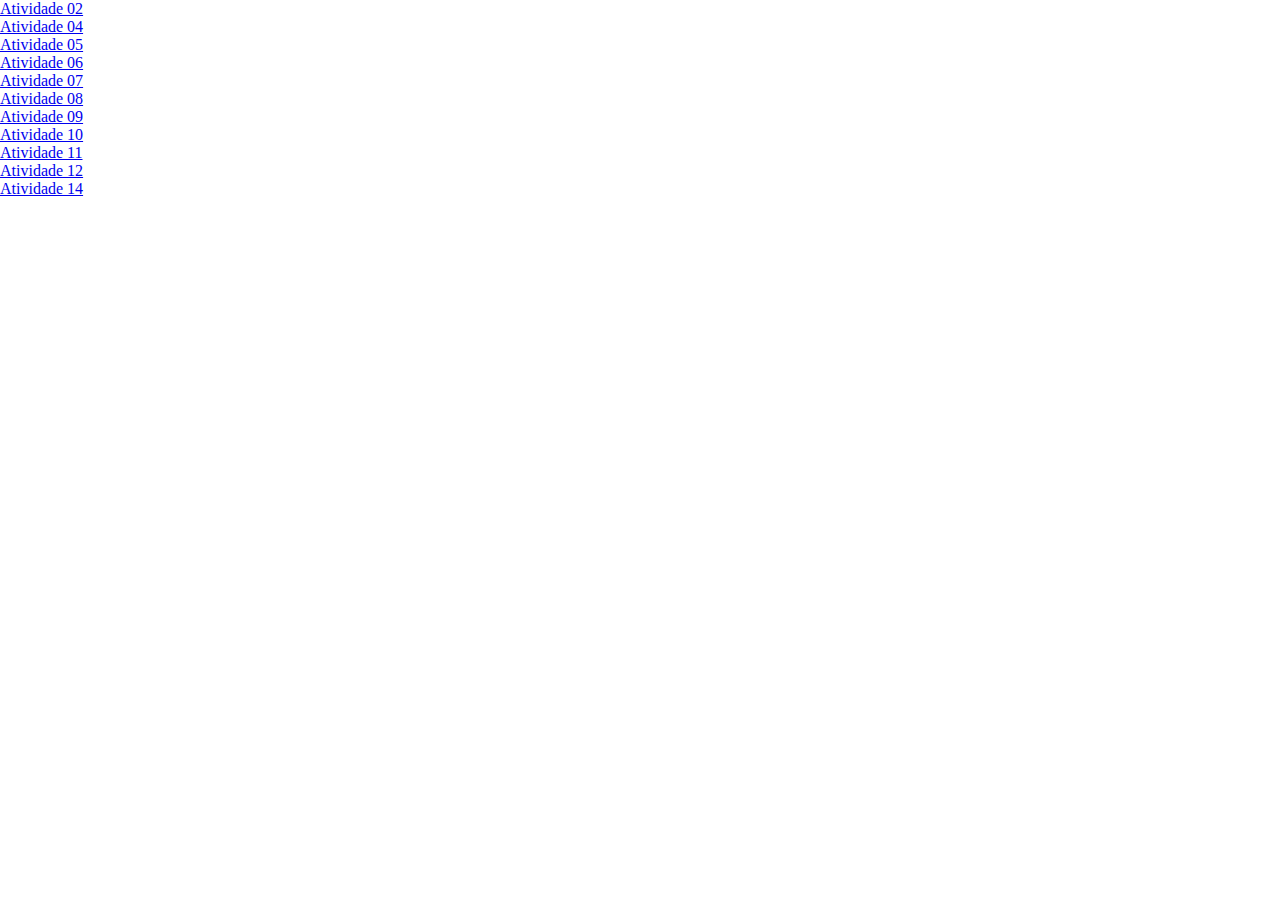
<file: index.html>
<!DOCTYPE html>
<html lang="en">
<head>
    <meta charset="UTF-8">
    <meta http-equiv="X-UA-Compatible" content="IE=edge">
    <meta name="viewport" content="width=device-width, initial-scale=1.0">
    <link rel="stylesheet" href="css/style.css">
    <title>Atividades</title>
</head>
<body>
    <a href="Atividade02/index.html" target="_blank" >Atividade 02</a>
    <a href="Atividade04/index.html" target="_blank">Atividade 04</a>
    <a href="Atividade05/index.html" target="_blank">Atividade 05</a>
    <a href="Atividade06/index.html" target="_blank">Atividade 06</a>
    <a href="Atividade07/index.html" target="_blank">Atividade 07</a>
    <a href="Atividade08/index.html" target="_blank">Atividade 08</a>
    <a href="Atividade09/index.html" target="_blank">Atividade 09</a>
    <a href="Atividade10/index.html" target="_blank">Atividade 10</a>
    <a href="Atividade11/index.html" target="_blank">Atividade 11</a>
    <a href="Atividade12e15/index.html" target="_blank">Atividade 12</a>
    <a href="Atividade14/index.html" target="_blank">Atividade 14</a>
</body>
</html>
</file>
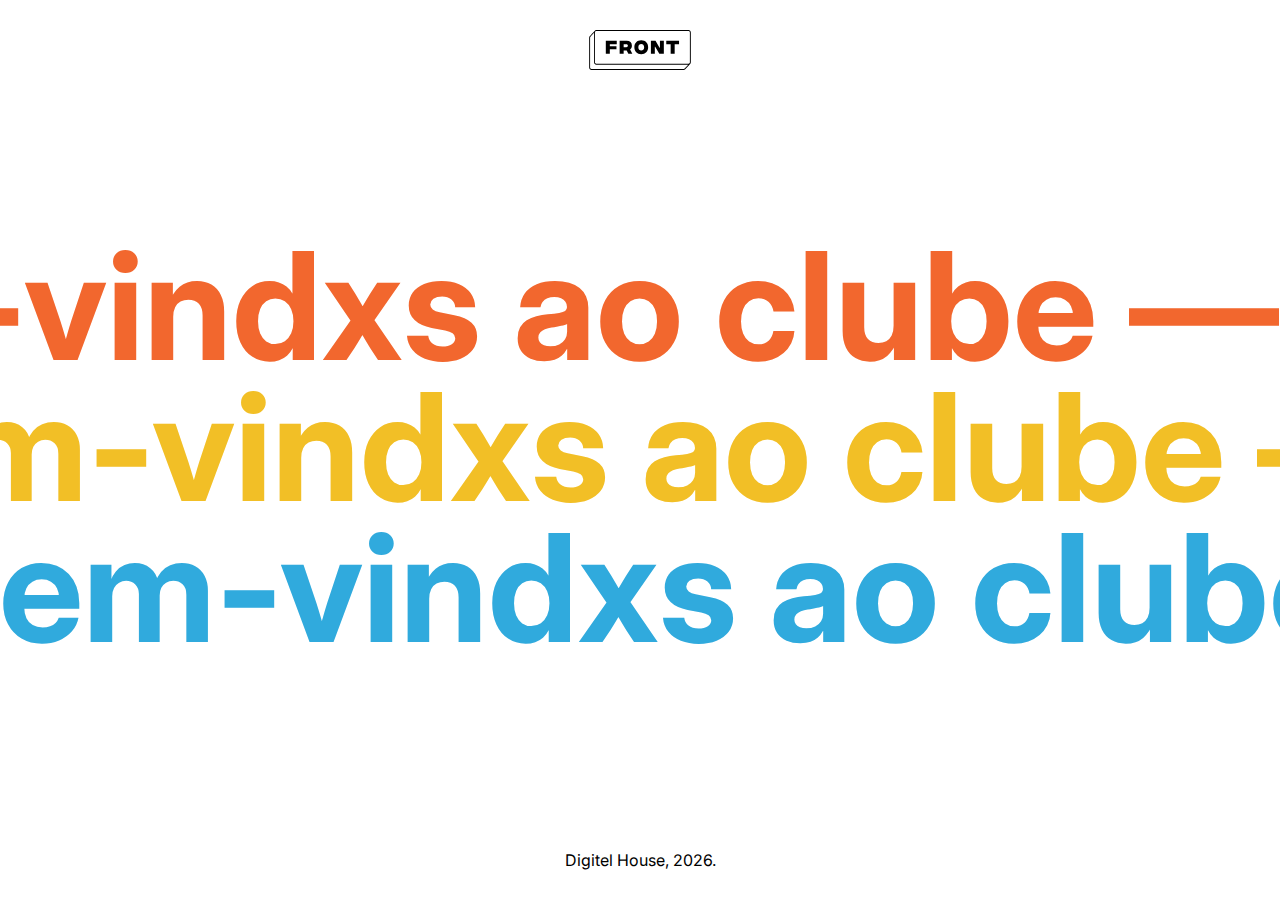
<file: Atividade02/index.html>
<!DOCTYPE html>
<html lang="en">
<head>
    <meta charset="UTF-8">
    <meta http-equiv="X-UA-Compatible" content="IE=edge">
    <meta name="viewport" content="width=device-width, initiel-scele=1.0">
    <title>Document</title>
    <link rel="stylesheet" href="css/style.css">
</head>
<body>
    <div class="container">
        <header>
            <img class="logo" src="img/logo.svg" elt="">
        </header>
        <main>
            <div class="marquee">
                <div class="marquee__inner">
                    <span>Bem-vindxs ao clube —</span>
                    <span>Bem-vindxs ao clube —</span>
                    <span>Bem-vindxs ao clube —</span>
                    <span>Bem-vindxs ao clube —</span>
                </div>
            </div>
            <div class="marquee">
                <div class="marquee__inner">
                    <span>Bem-vindxs ao clube —</span>
                    <span>Bem-vindxs ao clube —</span>
                    <span>Bem-vindxs ao clube —</span>
                    <span>Bem-vindxs ao clube —</span>
                </div>
            </div>
            <div class="marquee">
                <div class="marquee__inner">
                    <span>Bem-vindxs ao clube —</span>
                    <span>Bem-vindxs ao clube —</span>
                    <span>Bem-vindxs ao clube —</span>
                    <span>Bem-vindxs ao clube —</span>
                </div>
            </div>
        </main>
        <footer></footer>
        <script>
            window.addEventListener('load', () => {
                let today = new Date();
                document.querySelector('footer').innerText = `Digitel House, ${ today.getFullYear() }.`
            })
        </script>
    </div>
</body>
</html>
</file>
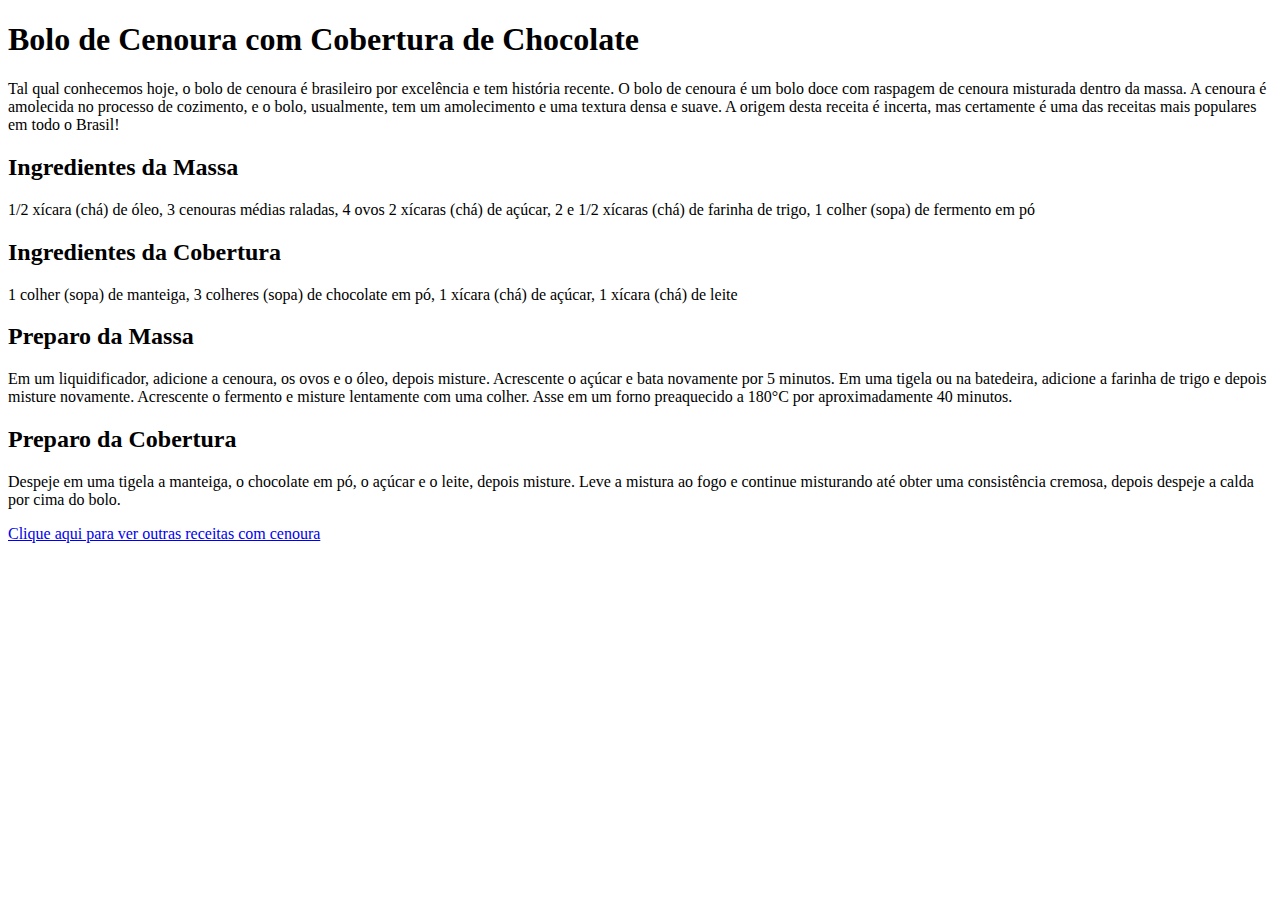
<file: Atividade04/index.html>
<!DOCTYPE html>
<html lang="en">
<head>
    <meta charset="UTF-8">
    <meta http-equiv="X-UA-Compatible" content="IE=edge">
    <meta name="viewport" content="width=device-width, initial-scale=1.0">
    <title>Bolo de Cenoura</title>
</head>
<body>
    <h1>Bolo de Cenoura com Cobertura de Chocolate</h1>
    <p> Tal qual conhecemos hoje, o bolo de cenoura é brasileiro por excelência e tem história recente.
         O bolo de cenoura é um bolo doce com raspagem de cenoura misturada dentro da massa.
          A cenoura é amolecida no processo de cozimento, e o bolo, usualmente, tem um amolecimento e uma textura densa e suave.
           A origem desta receita é incerta, mas certamente é uma das receitas mais populares em todo o Brasil!</p>

    <h2>Ingredientes da Massa</h2>
    <p>1/2 xícara (chá) de óleo, 3 cenouras médias raladas, 4 ovos 2 xícaras (chá) de açúcar, 2 e 1/2 xícaras (chá) de farinha de trigo, 1 colher (sopa) de fermento em pó</p>

    <h2>Ingredientes da Cobertura</h2>
    <p>1 colher (sopa) de manteiga, 3 colheres (sopa) de chocolate em pó, 1 xícara (chá) de açúcar, 1 xícara (chá) de leite</p>

    <h2>Preparo da Massa</h2>
    <p>Em um liquidificador, adicione a cenoura, os ovos e o óleo, depois misture. Acrescente o açúcar e bata novamente por 5 minutos. 
        Em uma tigela ou na batedeira, adicione a farinha de trigo e depois misture novamente. 
        Acrescente o fermento e misture lentamente com uma colher. Asse em um forno preaquecido a 180°C por aproximadamente 40 minutos.</p>

    <h2>Preparo da Cobertura</h2>
    <p>Despeje em uma tigela a manteiga, o chocolate em pó, o açúcar e o leite, depois misture.
         Leve a mistura ao fogo e continue misturando até obter uma consistência cremosa, depois despeje a calda por cima do bolo.</p>

    <a href="cenourinhas.com">Clique aqui para ver outras receitas com cenoura</a>
</body>
</html>
</file>
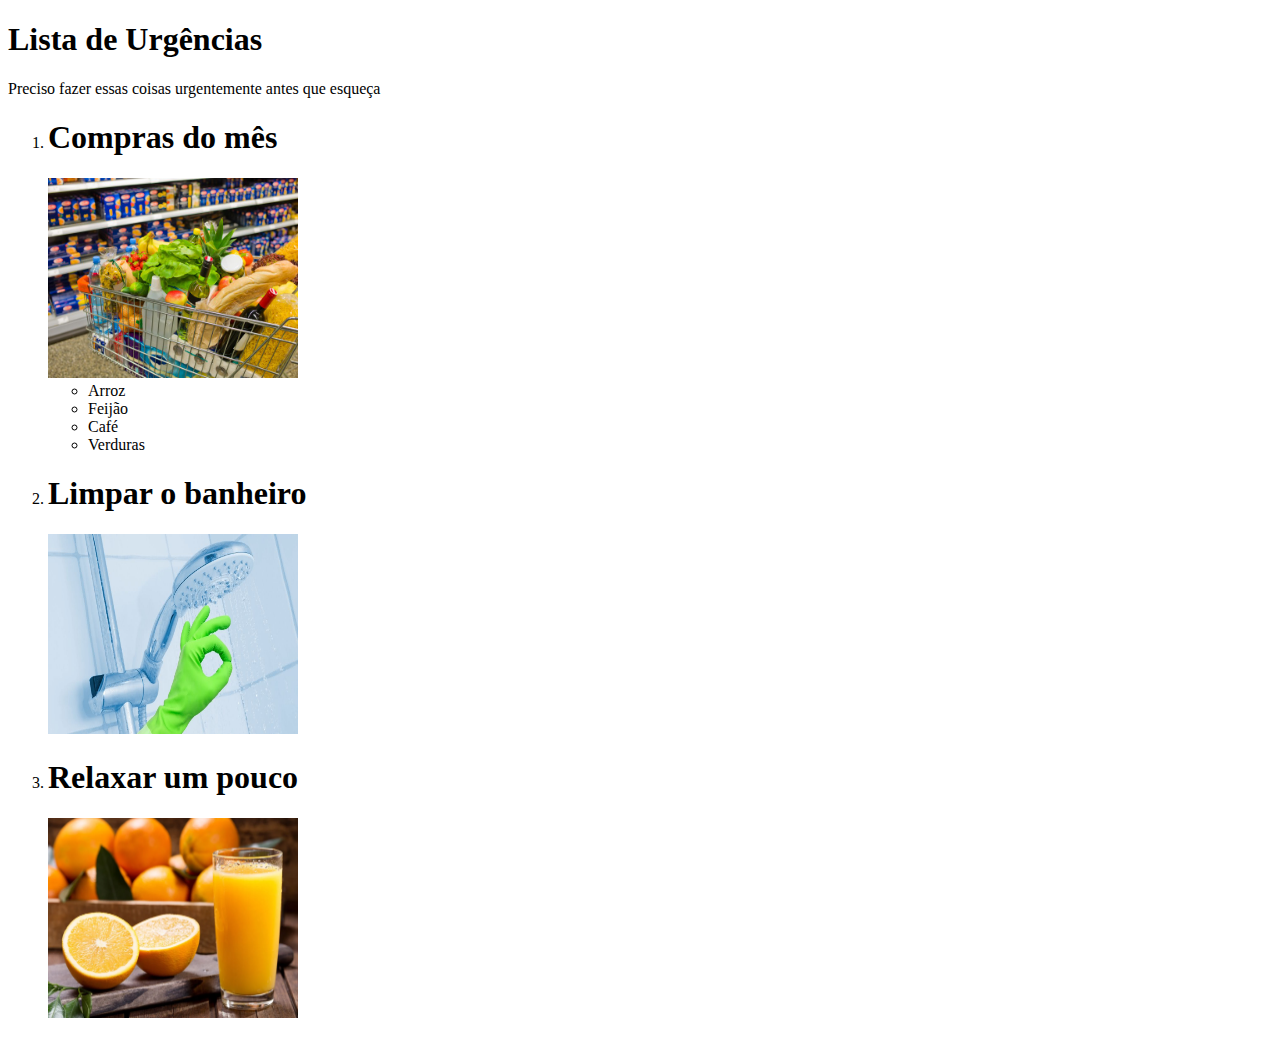
<file: Atividade05/index.html>
<!DOCTYPE html>
<html lang="en">
<head>
    <meta charset="UTF-8">
    <meta http-equiv="X-UA-Compatible" content="IE=edge">
    <meta name="viewport" content="width=device-width, initial-scale=1.0">
    <title>Document</title>
</head>
<body>
    <h1>Lista de Urgências</h1>
    <p>Preciso fazer essas coisas urgentemente antes que esqueça</p>

    <section>
        <ol>
            <li><h1>Compras do mês</h1>
                <img src="img/carrinho_compras.jpg" alt="Carrinho com produtos" width="250" height="200">
                <ul>
                    <li>Arroz</li>
                    <li>Feijão</li>
                    <li>Café</li>
                    <li>Verduras</li>
                </ul>
            </li>
            <li><h1>Limpar o banheiro</h1>
            <img src="img/banheiro_clean.jpg" alt="Banheiro limpo" width="250" height="200"></li>
            <li><h1>Relaxar um pouco</h1>
            <img src="img/suco_laranja.jpg" alt="Suquinho de laranja para relaxar" width="250" height="200"></li>
        </ol>
    </section>
</body>
</html>
</file>
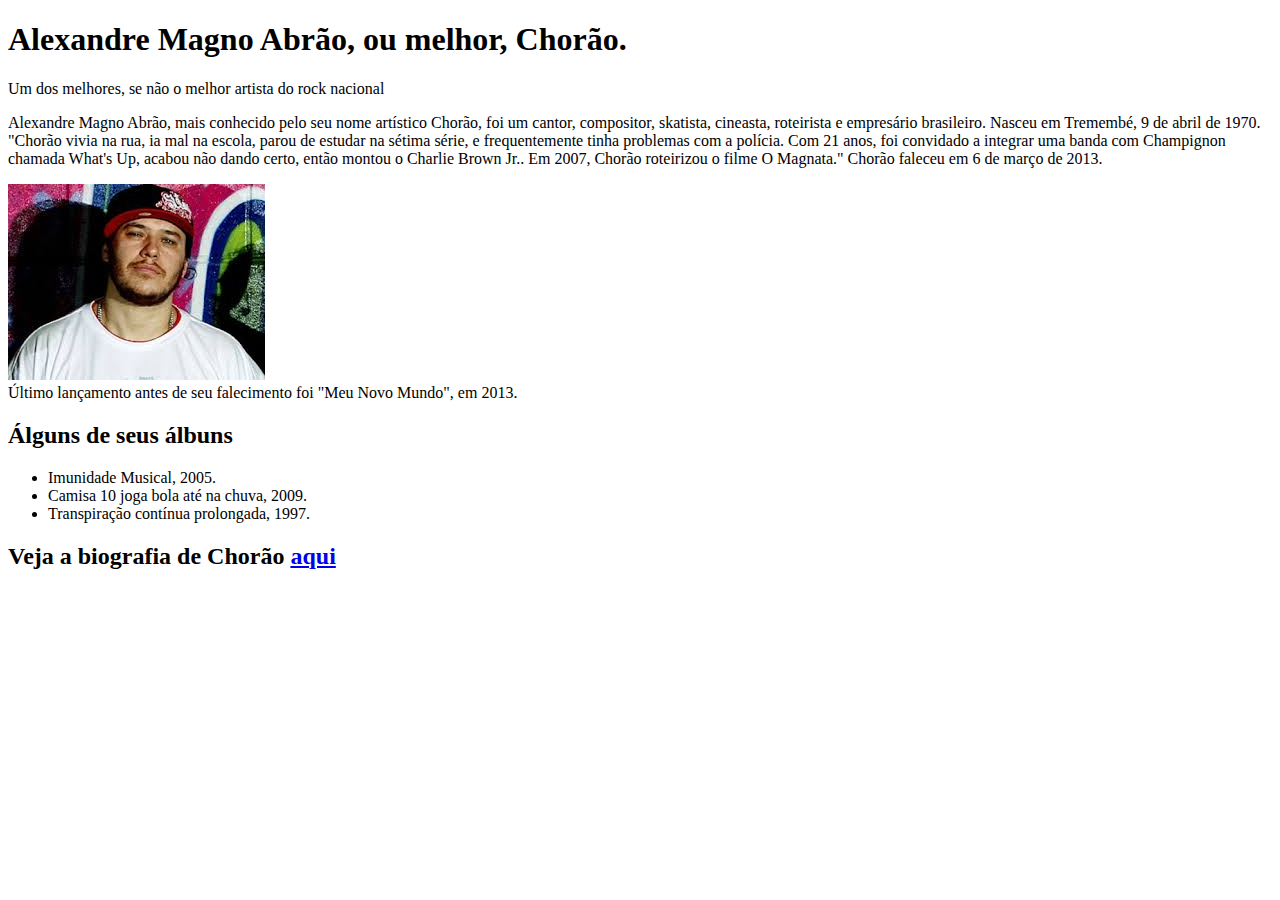
<file: Atividade06/index.html>
<!DOCTYPE html>
<html lang="en">
<head>
    <meta charset="UTF-8">
    <meta http-equiv="X-UA-Compatible" content="IE=edge">
    <meta name="viewport" content="width=device-width, initial-scale=1.0">
    <title>Chorão - Charlie Brown Jr.</title>
</head>
<body>

    <section>
<h1>Alexandre Magno Abrão, ou melhor, Chorão.</h1>

<span>Um dos melhores, se não o melhor artista do rock nacional</span>

<p>
    Alexandre Magno Abrão, mais conhecido pelo seu nome artístico Chorão, foi um cantor, compositor, skatista, cineasta, roteirista e empresário brasileiro.
    Nasceu em Tremembé, 9 de abril de 1970. 
    "Chorão vivia na rua, ia mal na escola, parou de estudar na sétima série, e frequentemente tinha problemas com a polícia.
     Com 21 anos, foi convidado a integrar uma banda com Champignon chamada What's Up, acabou não dando certo, então montou o Charlie Brown Jr.. 
    Em 2007, Chorão roteirizou o filme O Magnata." Chorão faleceu em 6 de março de 2013.
</p>


<img src="img/a-morte-do-pai-de-chorao-3.jpg" alt="Foto de Chorão">

<article>
    <span>Último lançamento antes de seu falecimento foi "Meu Novo Mundo", em 2013.</span>
</article>

</section>

<section>
    <h2>Álguns de seus álbuns</h2>
    <ul>
        <li>Imunidade Musical, 2005.</li>
        <li>Camisa 10 joga bola até na chuva, 2009.</li>
        <li>Transpiração contínua prolongada, 1997.</li>
    </ul>
</section>

    <h2>
        <article>
        Veja a biografia de Chorão
        <a href="https://www.pensador.com/autor/chorao/biografia/" target="_blank"> aqui</a>
        </article> 
    </h2>

</body>
</html>
</file>
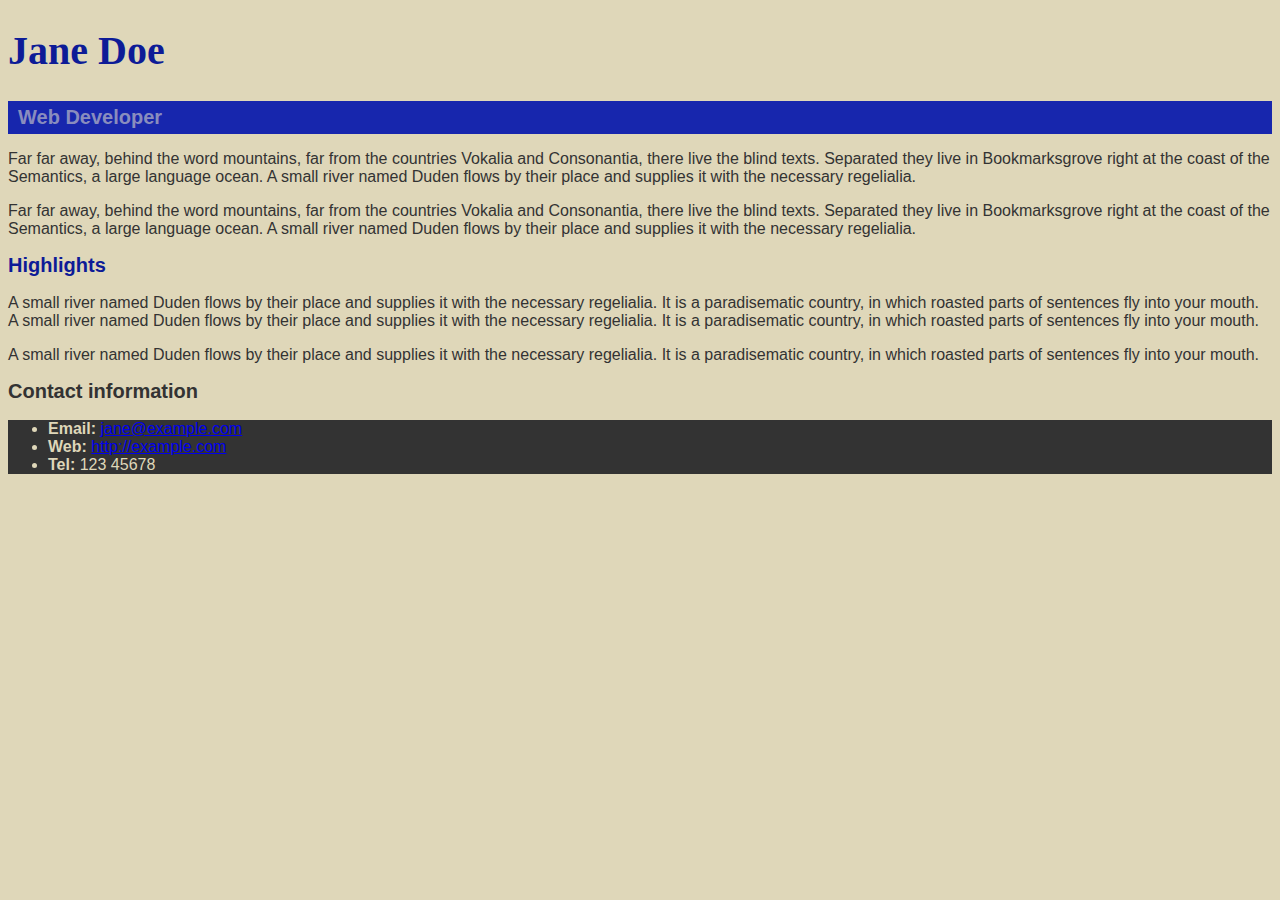
<file: Atividade07/index.html>
<!DOCTYPE html>
<html lang="en">

  <head>
    <meta charset="utf-8">
    <title>Jane Doe</title>
    <link href="css/style.css" rel="stylesheet"> 
  </head>

  <body>
    <header>
      <h1>Jane Doe</h1>
      <div class="job-title">Web Developer</div>
    </header>

    <main>
      <p>Far far away, behind the word mountains, far from the countries Vokalia and Consonantia, 
        there live the blind texts. Separated they live in Bookmarksgrove right at the coast of 
        the Semantics, a large language ocean. A small river named Duden flows by their place and 
        supplies it with the necessary regelialia.</p>
      <p>Far far away, behind the word mountains, far from the countries Vokalia and Consonantia, 
        there live the blind texts. Separated they live in Bookmarksgrove right at the coast of 
        the Semantics, a large language ocean. A small river named Duden flows by their place and 
        supplies it with the necessary regelialia.</p>

      <h2 id="high">Highlights</h2>

      <p>A small river named Duden flows by their place and supplies it with the necessary regelialia. 
        It is a paradisematic country, in which roasted parts of sentences fly into your mouth. 
        A small river named Duden flows by their place and supplies it with the necessary regelialia. 
        It is a paradisematic country, in which roasted parts of sentences fly into your mouth.</p>
      <p>A small river named Duden flows by their place and supplies it with the necessary regelialia. 
        It is a paradisematic country, in which roasted parts of sentences fly into your mouth.</p>

    </main>

    <footer>
      <h2>Contact information</h2>
      <ul>
        <li><strong>Email:</strong>
          <a href="mailto:jane@example.com">jane@example.com</a>
        </li>
        <li><strong>Web:</strong>
          <a href="http://example.com">http://example.com</a>
        </li>
        <li><strong>Tel:</strong> 123 45678</li>
      </ul>
    </footer>

  </body>

</html>
</file>
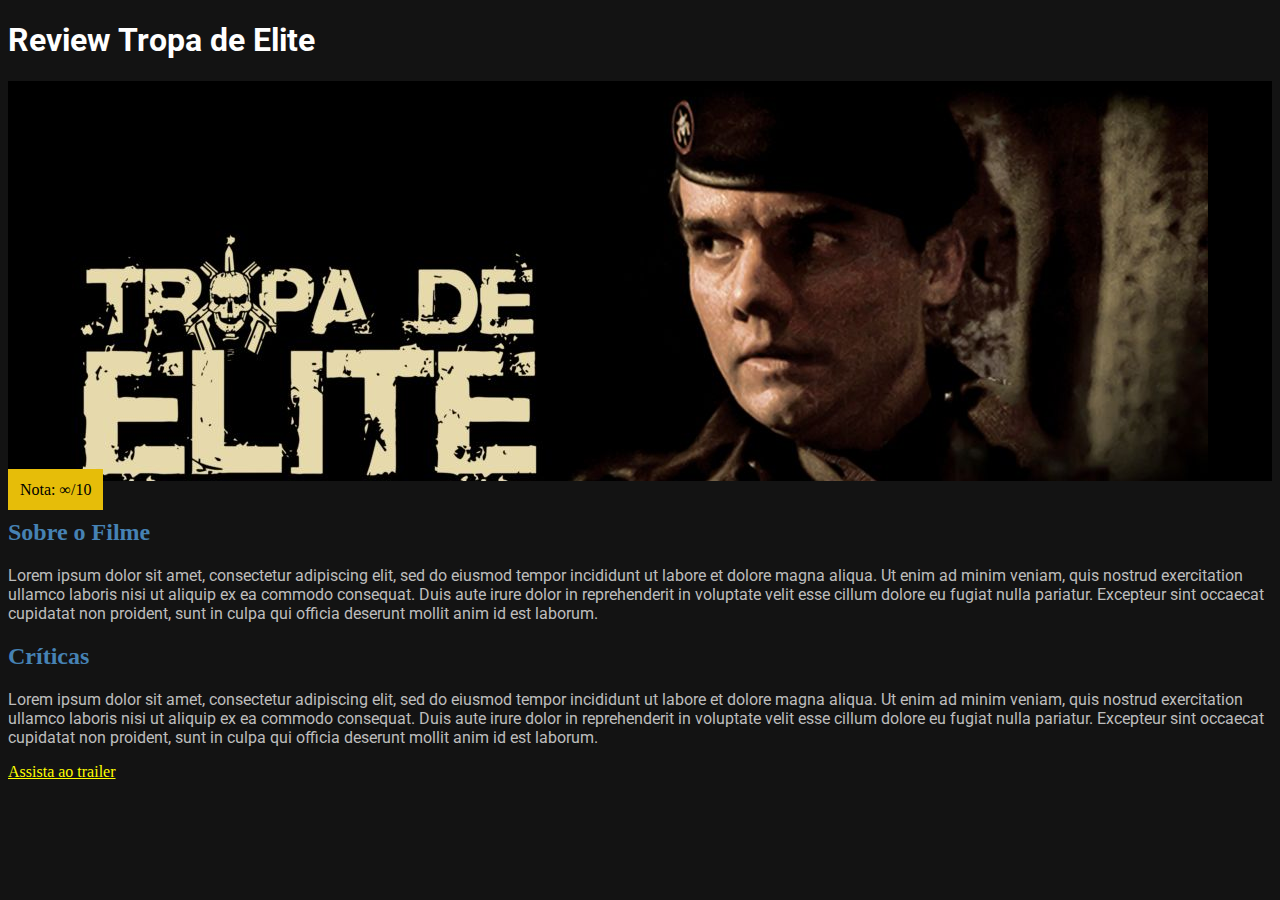
<file: Atividade08/index.html>
<!DOCTYPE html>
<html lang="en">
<head>
    <meta charset="UTF-8">
    <meta http-equiv="X-UA-Compatible" content="IE=edge">
    <link rel="stylesheet" href="css/style.css">
    <meta name="viewport" content="width=device-width, initial-scale=1.0">
    <title>Review</title>
</head>
<body>

    <h1>Review Tropa de Elite</h1>

    <div class="media-picture"></div>

    <span class="review-score">Nota: ∞/10</span>

    <h2>Sobre o Filme</h2>

    <p>
        Lorem ipsum dolor sit amet, consectetur adipiscing elit, sed do eiusmod tempor incididunt ut labore et dolore magna
        aliqua. Ut enim ad minim veniam, quis nostrud exercitation ullamco laboris nisi ut aliquip ex ea commodo consequat.
        Duis aute irure dolor in reprehenderit in voluptate velit esse cillum dolore eu fugiat nulla pariatur. Excepteur
        sint occaecat cupidatat non proident, sunt in culpa qui officia deserunt mollit anim id est laborum.
    </p>

    <h2>Críticas</h2>

    <p>
        Lorem ipsum dolor sit amet, consectetur adipiscing elit, sed do eiusmod tempor incididunt ut labore et dolore magna
        aliqua. Ut enim ad minim veniam, quis nostrud exercitation ullamco laboris nisi ut aliquip ex ea commodo consequat.
        Duis aute irure dolor in reprehenderit in voluptate velit esse cillum dolore eu fugiat nulla pariatur. Excepteur
        sint occaecat cupidatat non proident, sunt in culpa qui officia deserunt mollit anim id est laborum.
    </p>

    <a href="http://">Assista ao trailer</a>

</body>
</html>
</file>
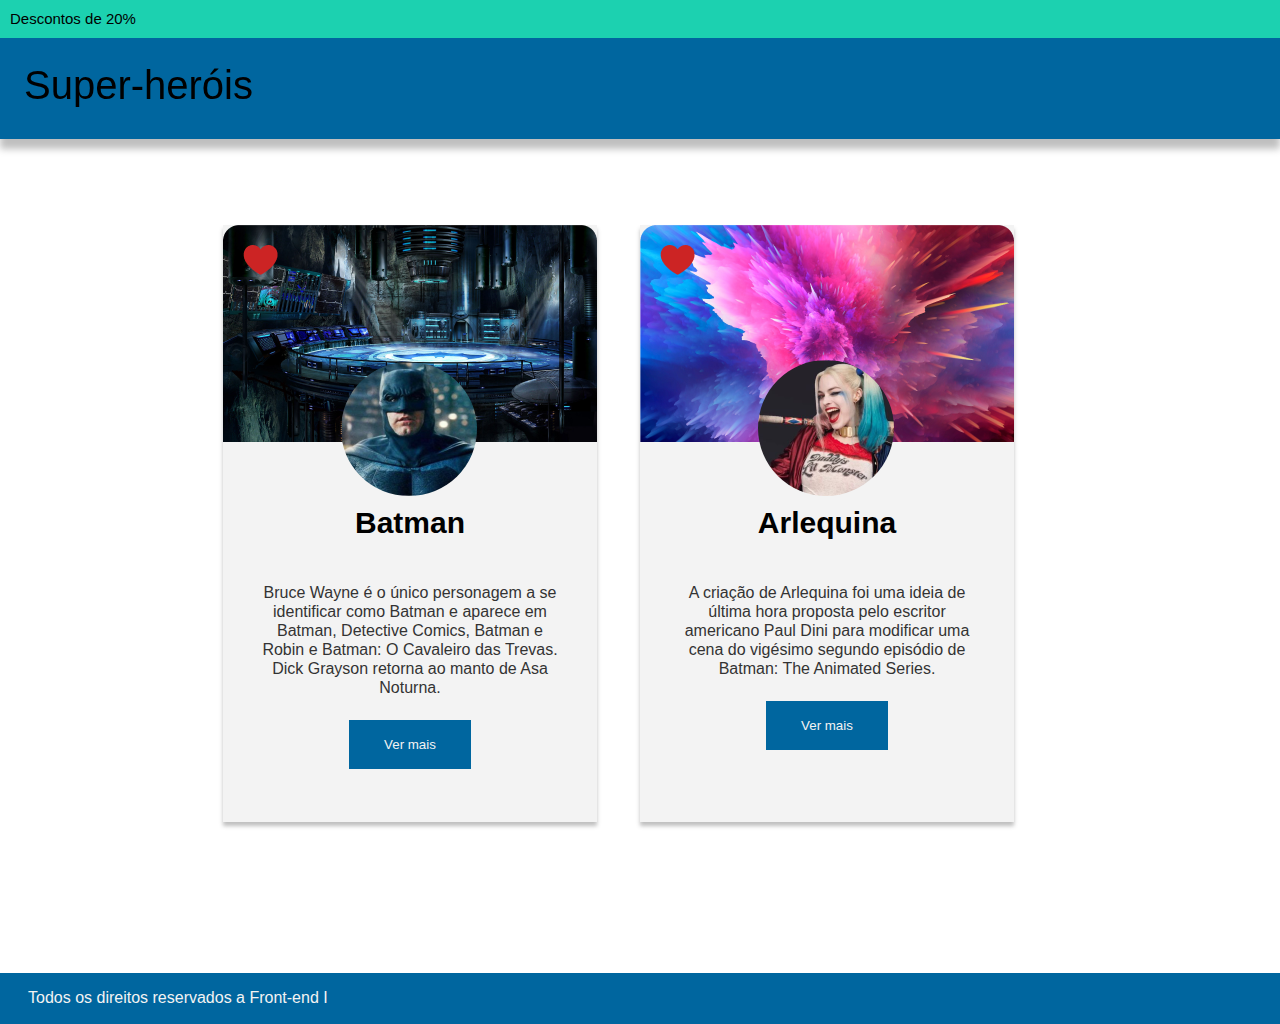
<file: Atividade10/index.html>
<!DOCTYPE html>
<html lang="en">
<head>
    <meta charset="UTF-8">
    <meta http-equiv="X-UA-Compatible" content="IE=edge">
    <meta name="viewport" content="width=device-width, initial-scale=1.0">
    <link rel="stylesheet" href="css/style.css">
    <title>Document</title>
</head>
<body>
    <div class="barDiscount">Descontos de 20%</div>
    <header class="header">
        <h1>Super-heróis</h1>
    </header>

    <main>
        <section class="card-container">
            <div class="card">
                <div class="bg batman">
                    <img src="img/batman.png" class="hero-img" alt="batman-avatar">
                    <img src="img/heart.png" class="icon-heart" alt="icon-heart">
                </div>
                <div class="text-card">
                    <h2>Batman</h2>
                    <p>Bruce Wayne é o único personagem a se identificar como Batman e aparece em Batman, Detective Comics, Batman e Robin e Batman: O Cavaleiro das Trevas.
                        Dick Grayson retorna ao manto de Asa Noturna.</p>                    
                    <button>Ver mais</button>
                </div>
            </div>

        <div class="card">
            <div class="bg arlequina">
                <img src="img/arlequina.png" class="hero-img" alt="arlequina-avatar">
                <img src="img/heart.png" class="icon-heart" alt="icon-heart">
            </div>
            <div class="text-card">
                <h2>Arlequina</h2>
                <p>A criação de Arlequina foi uma ideia de última hora proposta pelo escritor americano Paul Dini para modificar uma cena do vigésimo
                     segundo episódio de Batman: The Animated Series.</p>
                <button>Ver mais</button>
            </div>
        </div>

            <div></div>
        </section>
    </main>

    <footer>
        Todos os direitos reservados a Front-end I
    </footer>
</body>
</html>
</file>
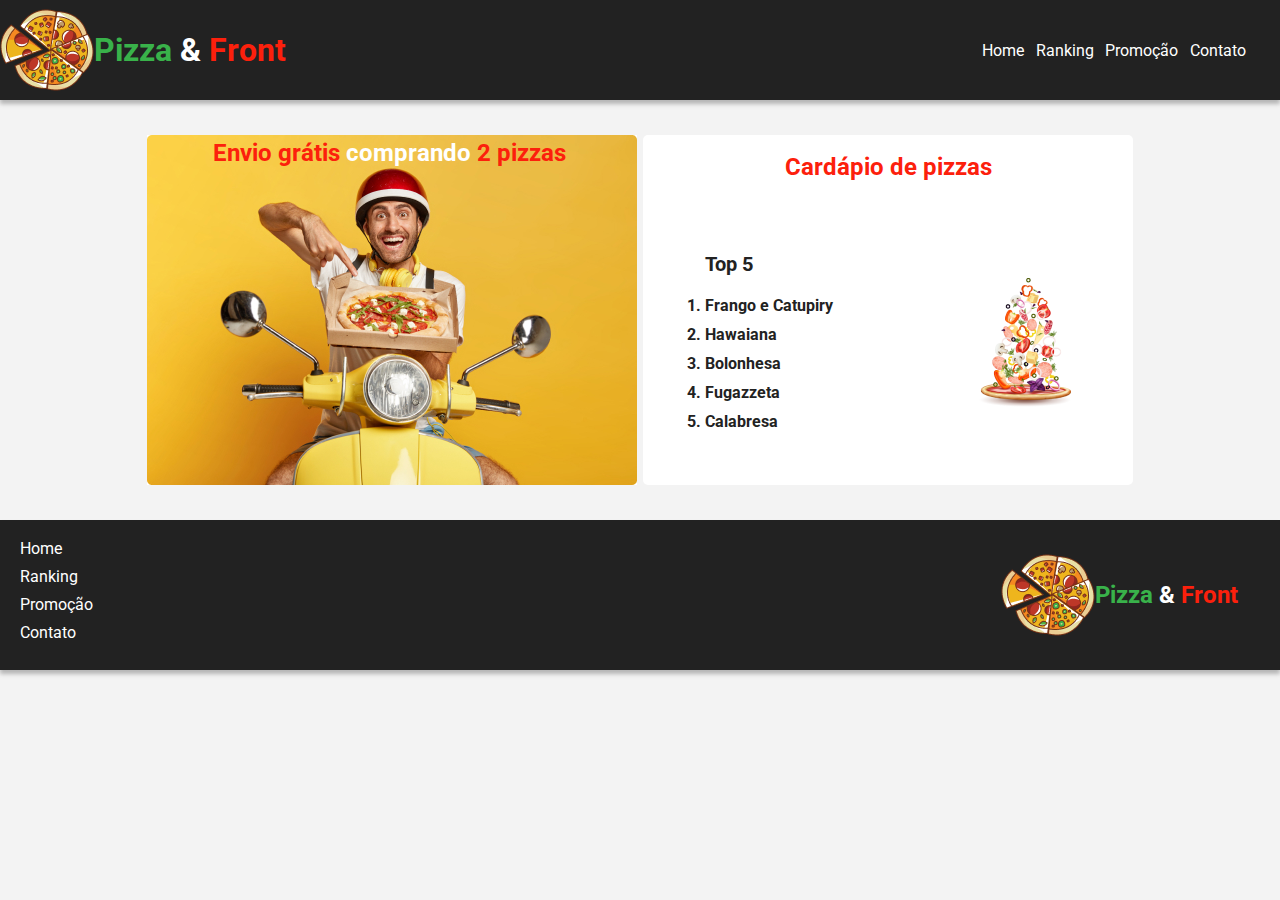
<file: Atividade11/index.html>
<!DOCTYPE html>
<html lang="en">
<head>
    <meta charset="UTF-8">
    <meta http-equiv="X-UA-Compatible" content="IE=edge">
    <meta name="viewport" content="width=, initial-scale=1.0">
    <title>Pizza&Front</title>
    <link rel="stylesheet" href="css/style.css">
</head>
<body>
    <header>
        <div class="logo">
            <img src="img/VectorPizza.png" alt="">
            <h1 class="titulo">Pizza
                <span class="meio">&</span>
                <span class="final">Front</span>
            </h1>
        </div>
        <nav class="nav-header">
            <a href="">Home</a>
            <a href="">Ranking</a>
            <a href="">Promoção</a>
            <a href="">Contato</a>
        </nav>
    </header>
    <main>
    <section class="centro">
        <div class="titulo2">
            <h2>Envio grátis
            <span>comprando</span>  2 pizzas</h2>
        </div>
     <div class="cardapio">
            <h2>Cardápio de pizzas</h2>
        <div class="menu">

            <div class="menu-lista">
                <h3>Top 5</h3>
                    <ol>
                        <li>Frango e Catupiry</li>
                        <li>Hawaiana</li>
                        <li>Bolonhesa</li>
                        <li>Fugazzeta</li>
                        <li>Calabresa</li>
                    </ol>
            </div>
            <img src="img/PizzaFalling.png" alt="">
        </div>
        
     </div>
    </section>
    </main>
        <footer>
            <nav class="nav-footer">
                <a href="#">Home</a>
                <a href="#">Ranking</a>
                <a href="#">Promoção</a>
                <a href="#">Contato</a>
            </nav>
            <div class="logo">
                <img src="img/VectorPizza.png" alt="">
                <h2 class="titulo">
                    Pizza
                    <span class="meio">&</span>
                    <span class="final">Front</span>
                </h2>
            </div>
        </footer>
    
</body>
</html>
</file>
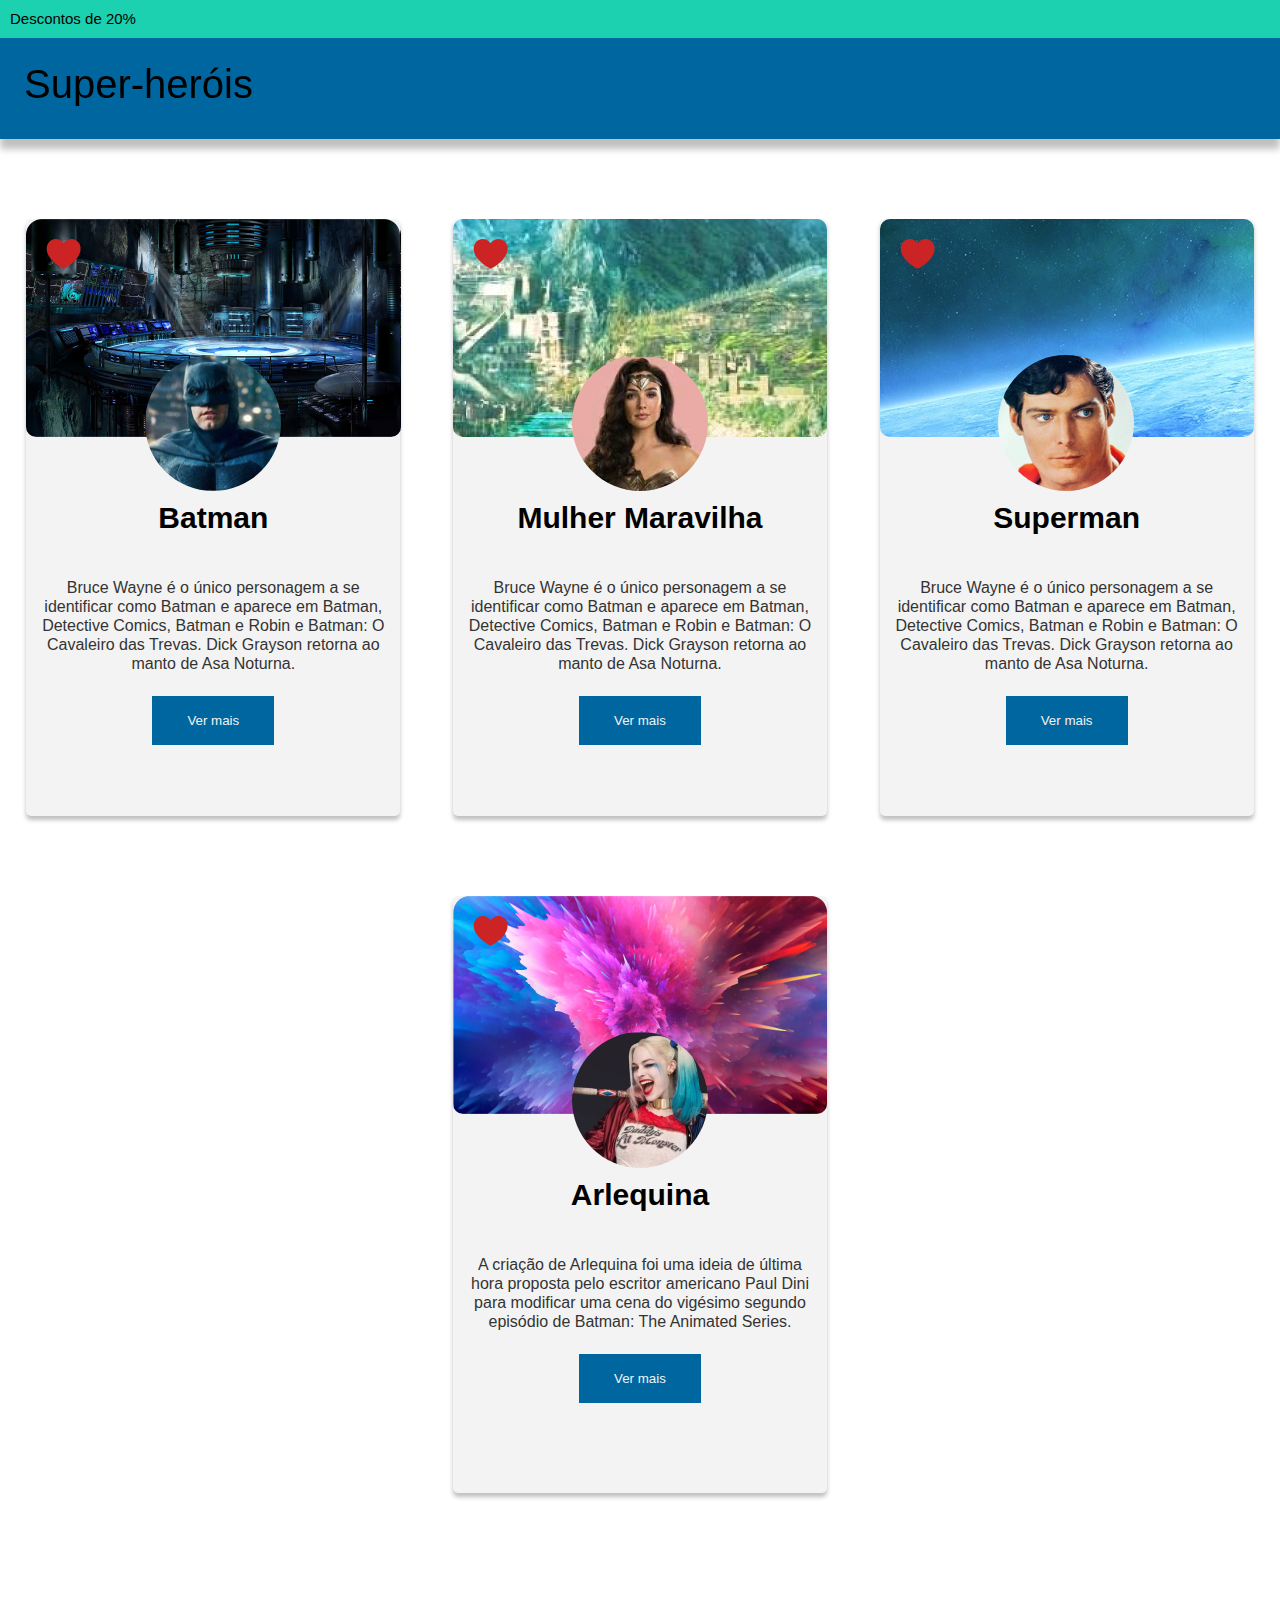
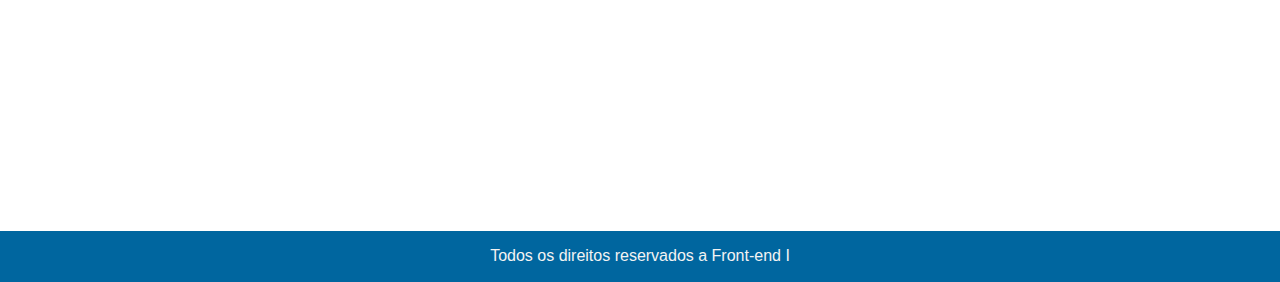
<file: Atividade14/index.html>
<!DOCTYPE html>
<html lang="en">
<head>
    <meta charset="UTF-8">
    <meta http-equiv="X-UA-Compatible" content="IE=edge">
    <meta name="viewport" content="width=device-width, initial-scale=1.0">
    <link rel="stylesheet" href="css/style.css">
    <title>Document</title>
</head>
<body>
    <div class="barDiscount">Descontos de 20%</div>
    <header class="header">
        <h1>Super-heróis</h1>
    </header>

    <main>
        <section class="card-container">
            <div class="card">
                <div class="bg batman">
                    <img src="img/batman.png" class="hero-img" alt="batman-avatar">
                    <img src="img/heart.png" class="icon-heart" alt="icon-heart">
                </div>
                <div class="text-card">
                    <h2>Batman</h2>
                    <p>Bruce Wayne é o único personagem a se identificar como Batman e aparece em Batman, Detective Comics, Batman e Robin e Batman: O Cavaleiro das Trevas.
                        Dick Grayson retorna ao manto de Asa Noturna.</p>                    
                    <button>Ver mais</button>
                </div>
            </div>

            <div class="card">
                <div class="bg ww">
                    <img src="img/ww.png" class="hero-img" alt="ww-avatar">
                    <img src="img/heart.png" class="icon-heart" alt="icon-heart">
                </div>
                <div class="text-card">
                    <h2>Mulher Maravilha</h2>
                    <p>Bruce Wayne é o único personagem a se identificar como Batman e aparece em Batman, Detective Comics, Batman e Robin e Batman: O Cavaleiro das Trevas.
                        Dick Grayson retorna ao manto de Asa Noturna.</p>                    
                    <button>Ver mais</button>
                </div>
            </div>
            <div class="card">
                <div class="bg superman">
                    <img src="img/superman.png" class="hero-img" alt="superman-avatar">
                    <img src="img/heart.png" class="icon-heart" alt="icon-heart">
                </div>
                <div class="text-card">
                    <h2>Superman</h2>
                    <p>Bruce Wayne é o único personagem a se identificar como Batman e aparece em Batman, Detective Comics, Batman e Robin e Batman: O Cavaleiro das Trevas.
                        Dick Grayson retorna ao manto de Asa Noturna.</p>                    
                    <button>Ver mais</button>
                </div>
            </div>

            <div class="card">
                <div class="bg arlequina">
                    <img src="img/arlequina.png" class="hero-img" alt="arlequina-avatar">
                    <img src="img/heart.png" class="icon-heart" alt="icon-heart">
                </div>
                <div class="text-card">
                    <h2>Arlequina</h2>
                    <p>A criação de Arlequina foi uma ideia de última hora proposta pelo escritor americano Paul Dini para modificar uma cena do vigésimo
                     segundo episódio de Batman: The Animated Series.</p>
                    <button>Ver mais</button>
                </div>
            </div>
        </section>
    </main>
    
    <footer>Todos os direitos reservados a Front-end I</footer>
</body>




</html>
</file>
<file: css/style.css>
*{
    margin: 0;
    padding: 0;
    box-sizing: border-box;
}

body{
    display: flex;
    flex-direction: column;
}
</file>
<file: Atividade02/css/style.css>
@import url('https://fonts.googleapis.com/css2?family=Inter:wght@500;700&display=swap');

:root {
    --brand-orange: #F2672E;
    --brand-yellow: #F2BF26;
    --brand-blue: #30AADD;
}

* {
    box-sizing: border-box;
    margin: 0;
    font-family: 'Inter'
}
 
.container {
    height: 100vh;
    padding: 30px;
    display: flex;
    flex-direction: column;
    justify-content: space-between;
    overflow: hidden;
}

header {
    display: flex;
    justify-content: center;
}

header .logo {
    height: 40px;
    
}

main {
    margin-top: -3vh;
}

main .marquee {
    font-size: 150px;
    font-weight: bold;
}

main .marquee .marquee__inner {
    width:fit-content;
    display: flex;
    animation: marquee 11s linear infinite;
    /* transform: translateX(-25%); */
    white-space:nowrap
}

main .marquee .marquee__inner span {
    margin-right: 0.25em;
}

main .marquee:nth-child(1) {
    color: var(--brand-orange);
    margin-bottom: -40px;
    transform: translateX(-30vw);
}

main .marquee:nth-child(2) {
    color: var(--brand-yellow);
    margin-bottom: -40px;
    transform: translateX(-20vw);
}

main .marquee:nth-child(3) {
    color: var(--brand-blue);
    transform: translateX(-10vw);
}

@keyframes marquee {
    0% {
        transform: translateX(0%)
    }
    100% {
        transform: translateX(-25%)
    }
}
 

footer {
    display: flex;
    justify-content: center;
}
</file>
<file: Atividade07/css/style.css>
body{
    background-color: rgb(223, 215, 185);
    color: rgb(51, 51, 51);
    font-family: Arial, Helvetica, sans-serif;
}

h1{
    color: #0d1b97;
    font-family: Georgia, 'Times New Roman', Times, serif;
    font-size: 40px;
}

h2{
    font-size: 20px;
}

.job-title{
    background-color: #1726ad;
    color:#898dbe;
    font-size: 20px;
    font-weight: bold;
    padding: 5px 10px 5px 10px;
}

#high{
    color: rgb(13, 27, 151);
}

ul{
    background-color: #333333;
    color: rgb(223, 215, 185);
    padding: -10px;
}
</file>
<file: Atividade08/css/style.css>
@import url('https://fonts.googleapis.com/css2?family=Roboto:wght@500&display=swap');

.media-picture{
    height: 400px;
    background-image: url(../img/tde.jpg);
}

.review-score{
    background-color: #e6bd09;
    padding: 12px;
}

body{
    background-color: #131313;
}

h1{
    font-family: 'Roboto', sans-serif;
    color: white;
}

h2{
    color: steelblue;
}

p{
    color: #bdbdbd;
    font-family: 'Roboto', sans-serif;
}

a{
    color: yellow;
}
</file>
<file: Atividade10/css/style.css>
*{
    margin: 0;
    padding: 0;
    font-family: 'Roboto', sans-serif;
    box-sizing: border-box;
}

.barDiscount{
    height: 38px;
    width: 100%;
    background: #1CD1B0;
    font-size: 15px;
    font-weight: 400;
    line-height: 17px;
    padding: 10px;
    z-index: 1;
    top: 0;
}

.header{
    height: 101px;
    width: 100%;
    background: #00669F;
    box-shadow: 0px 10px 7px 0px #00000040;
    position: sticky;
    z-index: 1;
    top: 0;
}

.header h1{
    font-size: 40px;
    font-weight: 400;
    line-height: 47px;
    padding: 24px;
}

main{
    margin-top: 86px;
    display: flex;
    justify-content: center;
    align-items: center;
}

.card-container{
    width: 834px;
    height: 597px;
    display: flex;
    justify-content: space-between;
    align-items: center;
}

.bg{
    position: relative;
    width: 374px;
    height: 217px;
}

.batman{
    background-image: url(../img/bg-batman.png);
}

.arlequina{
    background-image: url(../img/bg-arlequina.png);
}

.hero-img{
    border-radius: 50%;
    position: absolute;
    bottom: -25%;
    right: 32%;
}

.icon-heart{
    position: absolute;
    left: 20px;
    top: 20px;
}

.card{
    width: 374px;
    height: 597px;
    background: #F3F3F3;
    box-shadow: 0px 4px 4px 0px #00000040;
}

.text-card{
    display: flex;
    flex-direction: column;
    justify-content: space-around;
    width: 300px;
    align-items: center;
    margin: 20px auto;
}

.text-card h2{
    margin: 43px;
    font-size: 30px;
    font-weight: 400px;
    line-height: 35px;
}

.text-card p{
    text-align: center;
    font-weight: 400;
    font-size: 16px;
    line-height: 19px;
    color: #333;
}

.text-card button{
    background: #00669F;
    padding: 17px 35px;
    color: #F3F3F3;
    border: none;
    margin-top: 23px;
}

footer{
    margin-top: 151px;
    height: 51px;
    background: #00669F;
    padding: 16px 28px;
    color: #F3F3F3;
}
</file>
<file: Atividade11/css/style.css>
@import url('https://fonts.googleapis.com/css2?family=Roboto:wght@500&display=swap');
*{
    margin: 0px;
    padding: 0px;
    box-sizing: border-box;
    font-family: 'Roboto', sans-serif;
    font-style: normal;
}

body{
    background: #F3F3F3;
}

header{
    background-color: #222;
    display: flex;
    align-items: center;
    width: 100%;
    height: 100px;
    box-shadow: 0px 4px 4px rgb(0 0 0 / 25%);
    justify-content: space-between;
}

.logo{
    display: flex;
    align-items: center;
    margin-right: 42px;
}

.header img{
    width: 92px;
    height: 80px;
    margin: 0 20px 0 10px;
}

.titulo{
    color:#39B24A ;
}

.meio{
    color: white;
}

.final{
    color: #FC200C;
}

.titulo h1{
    height: 28px;
    font-size: 24px;
    font-weight: 700;
    line-height: 28px;
    letter-spacing: 0em;
    text-align: left;
}

.nav-header{
    display:flex;
    margin-right: 28px;
    height: 19px;
    width: 276px;
    justify-content: space-around;
}

.nav-header a{
    text-decoration: none;
    color: white;
    font-size: 16px;
    font-weight: 400;
    line-height: 19px;
    letter-spacing: 0em;
    text-align: left;
}

main{
    margin: 35px 0;
    display: flex;
    justify-content: center;
}

.centro{
    justify-content: space-between;
    width: 986px;
    height: 350px;
    display: flex;
    
    
}

.titulo2{
    background-image: url(../img/delivery.jpg);
    background-size: cover;
    background-repeat: no-repeat;
    width: 490px;
    height: 350px;
}

.titulo2 h2{
    height: 28px;
    width: 485px;
    color: #FC200C;
    font-size: 24px;
    font-weight: 700;
    line-height: 28px;
    letter-spacing: 0em;
    text-align: center;
    margin-top: 4px;
}

.titulo2 span{
    color: white;
}

.cardapio{
    width: 490px;
    height: 350px;
    display: flex;
    flex-direction: column;
    align-items: center;
    justify-content: space-around;
    margin-left: 5px;
    background-color: white;
    border-radius: 5px;
}

.cardapio h2{
    height: 28px;
    font-size: 24px;
    font-weight: 700;
    line-height: 28px;
    letter-spacing: 0em;
    text-align: center;
    color: #FC200C;
}

.menu{
    display: flex;
    width: 385px;
    height: 250px;
    justify-content: center;
    align-items: center;
}

.menu img{
    width: 92px;
    height: 129px;
    margin-left: 128px;
    flex-direction:column;
}

.menu-lista{
    width: 146px;
    height: 178px;
    flex-direction: column;
    justify-content: space-around;
    position: relative;
}

.menu-lista h3{
    font-size: 20px;
    font-weight: 700;
    line-height: 23px;
    letter-spacing: 0em;
    color: #222;
    margin-bottom: 20px;
}

.menu-lista ol li{
    color: #222;
    font-size: 16px;
    font-weight: 700;
    line-height: 19px;
    letter-spacing: 0em;
    text-align: left;
    margin-top: 10px;
}

footer{    
    background-color: #222;
    display: flex;
    align-items: center;
    width: 100%;
    height: 150px;
    box-shadow: 0px 4px 4px rgb(0 0 0 / 25%);
    justify-content: space-between;
    position: absolute;
    top: 520px;
}

.nav-footer{
    display: flex;
    flex-direction: column;
    margin-left: 20px;
    justify-content: space-around;
    height: 112px;
}

.nav-footer a{
    width: 74px;
    height: 112px;
    text-decoration: none;
    color: white;
}

.logo-footer{
    display: flex;
    align-items: center;
    margin-right: 30px;
}

.logo-footer img{
    width: 92px;
    height: 80px;
    margin: 0 20px 0 10px;
}

.titulo-footer h2{
    width: 200px;
    height: 28px;
    font-size: 24px;
    font-weight: 700;
    line-height: 28px;
    letter-spacing: 0em;
    text-align:right  
}

.titulo-footer{
    color:#39B24A;
}

.meio-footer{
    color: white;
}

.final-footer{
    color: #FC200C;
}
</file>
<file: Atividade14/css/style.css>
*{
    margin: 0;
    padding: 0;
    font-family: 'Roboto', sans-serif;
    box-sizing: border-box;
}

.barDiscount{
    height: 38px;
    width: 100%;
    background: #1CD1B0;
    font-size: 15px;
    font-weight: 400;
    line-height: 17px;
    padding: 10px;
    z-index: 1;
    top: 0;
}

.header{
    height: 6.313rem;
    width: 100vw;
    background: #00669F;
    box-shadow: 0px 10px 7px 0px #00000040;
    position: sticky;
    z-index: 1;
    top: 0;
}

.header h1{
    font-size: 2.5rem;
    font-weight: 400;
    line-height: 2.8rem;
    padding: 1.5rem;
}

main{
    display: flex;
    height: 100%;
    justify-content: column;
    align-items: center;
}

.card-container{
    display: flex;
    flex-wrap: wrap;
    justify-content: space-around;
    
}

.bg{
    position: relative;
    width: 23.4rem;
    height: 13.6rem;
    border-radius: 10px;
}

.batman{
    background-image: url(../img/bg-batman.png);
}

.ww{
    background-image: url(../img/bg-ww.png);
}

.superman{
    background-image: url(../img/bg-superman.png);
}

.arlequina{
    background-image: url(../img/bg-arlequina.png);
}

.hero-img{
    border-radius: 50%;
    position: absolute;
    bottom: -25%;
    right: 32%;
    width: 8.5rem;
    height: 8.5rem;
}

.icon-heart{
    position: absolute;
    left: 1.25rem;
    top: 1.25rem;
}

.card{
    margin-left: 0.5rem;
    margin-right: 0.5rem;
    margin-top: 5rem;
    width: 23.38rem;
    height: 37.32rem;
    background: #F3F3F3;
    box-shadow: 0px 4px 4px 0px #00000040;
    border-radius: 5px;
}

.text-card{
    display: flex;
    flex-direction: column;
    justify-content: space-around;
    width: 22rem;
    align-items: center;
    margin: 1.25rem auto;
}

.text-card h2{
    margin: 2.688rem;
    font-size: 1.875rem;
    font-weight: 25rem;
    line-height: 2.188rem;
}

.text-card p{
    text-align: center;
    font-weight: 400;
    font-size: 1rem;
    line-height: 1.188rem;
    color: #333;
}

.text-card button{
    background: #00669F;
    padding: 1.063rem 2.188rem;
    color: #F3F3F3;
    border: none;
    margin-top: 1.45rem;
}


footer{
    width: 100%;
    height: 51px;
    background: #00669f;
    box-shadow: 0px 4px 4px rgba(0, 0, 0, 0.25);
    padding: 16px 26px;
    color: #f3f3f3;
    text-align: center;
    margin-top: 338px;
}
</file>
